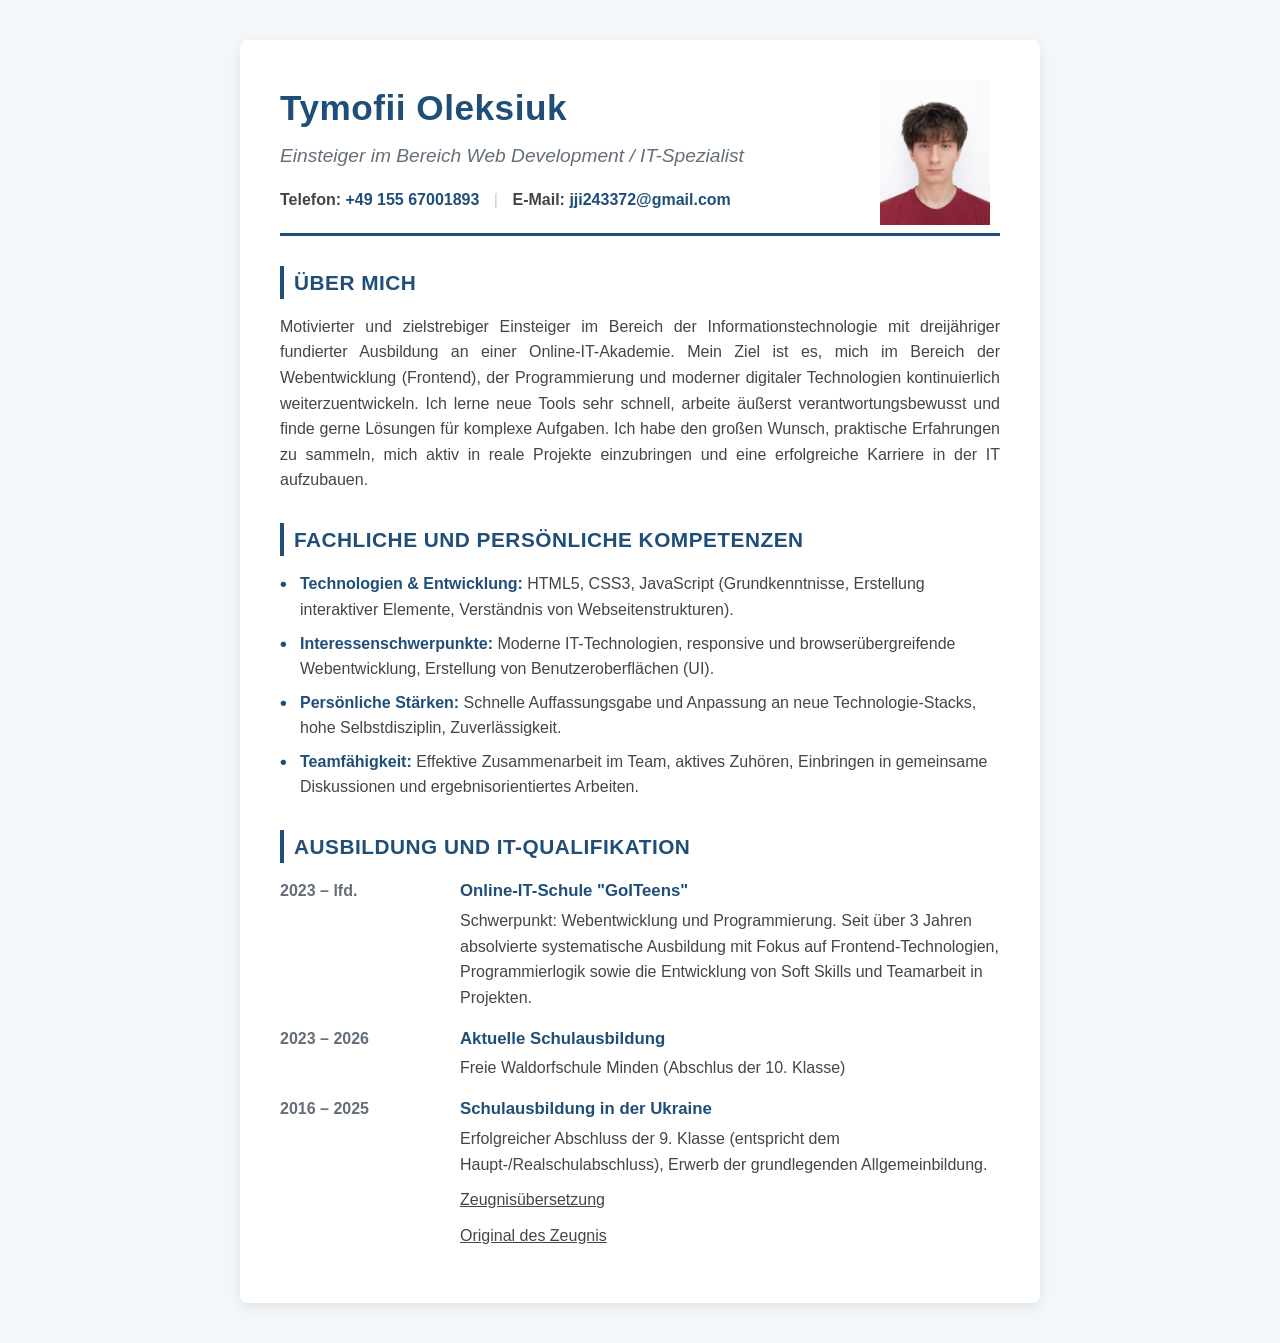
<file: index.html>
<!DOCTYPE html>
<html lang="de">

<head>
    <meta charset="UTF-8">
    <meta name="viewport" content="width=device-width, initial-scale=1.0">
    <title>Lebenslauf — Tymofii Oleksiuk</title>
    <link rel="stylesheet" href="style.css">
</head>

<body>

    <div class="resume-container">
        <header class="header">
            <h1 class="name">Tymofii Oleksiuk</h1>
            <div class="subtitle">Einsteiger im Bereich Web Development / IT-Spezialist</div>
            <div class="contacts">
                <span><strong>Telefon:</strong> <a href="tel:+4915567001893">+49 155 67001893</a></span>
                <span class="separator">|</span>
                <span><strong>E-Mail:</strong> <a href="mailto:jji243372@gmail.com">jji243372@gmail.com</a></span>
            </div>
            <img id="tymofii" src="./img/image1copy.png" alt="person">
        </header>

        <section class="about-me">
            <h2 class="about-title">Über mich</h2>
            <p class="about-text">
                Motivierter und zielstrebiger Einsteiger im Bereich der Informationstechnologie mit dreijähriger
                fundierter
                Ausbildung an einer Online-IT-Akademie. Mein Ziel ist es, mich im Bereich der Webentwicklung (Frontend),
                der Programmierung und moderner digitaler Technologien kontinuierlich weiterzuentwickeln. Ich lerne neue
                Tools
                sehr schnell, arbeite äußerst verantwortungsbewusst und finde gerne Lösungen für komplexe Aufgaben. Ich
                habe den großen
                Wunsch, praktische Erfahrungen zu sammeln, mich aktiv in reale Projekte einzubringen und eine
                erfolgreiche Karriere in der IT aufzubauen.
            </p>
        </section>

        <section class="skills">
            <h2 class="skills-title">Fachliche und persönliche Kompetenzen</h2>
            <ul>
                <li><strong>Technologien & Entwicklung:</strong> HTML5, CSS3, JavaScript (Grundkenntnisse, Erstellung
                    interaktiver Elemente, Verständnis von Webseitenstrukturen).</li>
                <li><strong>Interessenschwerpunkte:</strong> Moderne IT-Technologien, responsive und
                    browserübergreifende Webentwicklung, Erstellung von Benutzeroberflächen (UI).</li>
                <li><strong>Persönliche Stärken:</strong> Schnelle Auffassungsgabe und Anpassung an neue
                    Technologie-Stacks, hohe Selbstdisziplin, Zuverlässigkeit.</li>
                <li><strong>Teamfähigkeit:</strong> Effektive Zusammenarbeit im Team, aktives Zuhören, Einbringen in
                    gemeinsame Diskussionen und ergebnisorientiertes Arbeiten.</li>
            </ul>
        </section>

        <section class="schools">
            <h2 class="schools-title">Ausbildung und IT-Qualifikation</h2>

            <div class="edu-item">
                <div class="edu-years">2023 – lfd.</div>
                <div class="edu-info">
                    <div class="edu-title">Online-IT-Schule "GoITeens"</div>
                    <p class="edu-details">Schwerpunkt: Webentwicklung und Programmierung. Seit über 3 Jahren
                        absolvierte systematische Ausbildung mit Fokus auf Frontend-Technologien, Programmierlogik sowie
                        die Entwicklung von Soft Skills und Teamarbeit in Projekten.</p>
                </div>
            </div>

            <div class="edu-item">
                <div class="edu-years">2023 – 2026</div>
                <div class="edu-info">
                    <div class="edu-title">Aktuelle Schulausbildung</div>
                    <p class="edu-details">Freie Waldorfschule Minden (Abschlus der 10. Klasse)</p>
                </div>
            </div>

            <div class="edu-item">
                <div class="edu-years">2016 – 2025</div>
                <div class="edu-info">
                    <div class="edu-title">Schulausbildung in der Ukraine</div>
                    <p class="edu-details">Erfolgreicher Abschluss der 9. Klasse (entspricht dem
                        Haupt-/Realschulabschluss), Erwerb der grundlegenden Allgemeinbildung.</p>

                    <a class="zeugnis" href="./img/image-translate.png">Zeugnisübersetzung</a>
                    <a class="zeugnis" href="./img/image.png">Original des Zeugnis</a>
                </div>
            </div>
        </section>

    </div>

</body>

</html>
</file>
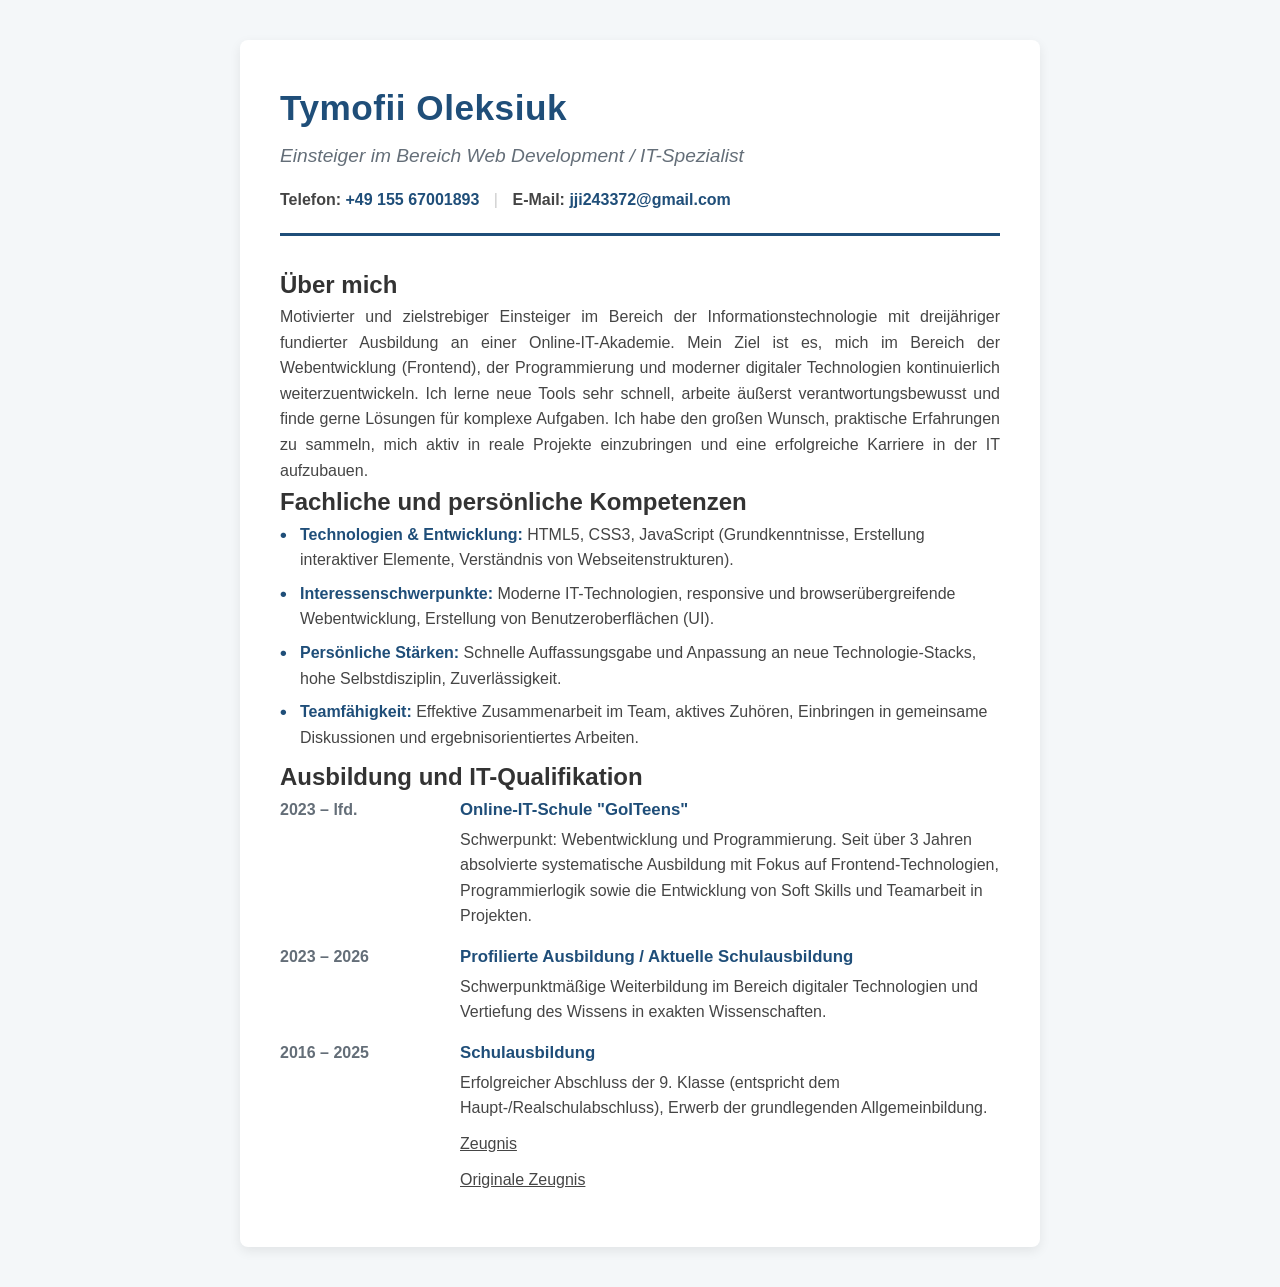
<file: indes.html>
<!DOCTYPE html>
<html lang="de">

<head>
    <meta charset="UTF-8">
    <meta name="viewport" content="width=device-width, initial-scale=1.0">
    <title>Lebenslauf — Tymofii Oleksiuk</title>
    <!-- Verknüpfung mit der externen CSS-Datei -->
    <link rel="stylesheet" href="style.css">
</head>

<body>

    <div class="resume-container">
        <div class="header">
            <h1 class="name">Tymofii Oleksiuk</h1>
            <div class="subtitle">Einsteiger im Bereich Web Development / IT-Spezialist</div>
            <div class="contacts">
                <span><strong>Telefon:</strong> <a href="tel:+4915567001893">+49 155 67001893</a></span>
                <span class="separator">|</span>
                <span><strong>E-Mail:</strong> <a href="mailto:jji243372@gmail.com">jji243372@gmail.com</a></span>
            </div>
        </div>

        <div class="section">
            <h2 class="section-title">Über mich</h2>
            <p class="about-text">
                Motivierter und zielstrebiger Einsteiger im Bereich der Informationstechnologie mit dreijähriger
                fundierter
                Ausbildung an einer Online-IT-Akademie. Mein Ziel ist es, mich im Bereich der Webentwicklung (Frontend),
                der Programmierung und moderner digitaler Technologien kontinuierlich weiterzuentwickeln. Ich lerne neue
                Tools
                sehr schnell, arbeite äußerst verantwortungsbewusst und finde gerne Lösungen für komplexe Aufgaben. Ich
                habe den großen
                Wunsch, praktische Erfahrungen zu sammeln, mich aktiv in reale Projekte einzubringen und eine
                erfolgreiche Karriere in der IT aufzubauen.
            </p>
        </div>

        <div class="section">
            <h2 class="section-title">Fachliche und persönliche Kompetenzen</h2>
            <ul>
                <li><strong>Technologien & Entwicklung:</strong> HTML5, CSS3, JavaScript (Grundkenntnisse, Erstellung
                    interaktiver Elemente, Verständnis von Webseitenstrukturen).</li>
                <li><strong>Interessenschwerpunkte:</strong> Moderne IT-Technologien, responsive und
                    browserübergreifende Webentwicklung, Erstellung von Benutzeroberflächen (UI).</li>
                <li><strong>Persönliche Stärken:</strong> Schnelle Auffassungsgabe und Anpassung an neue
                    Technologie-Stacks, hohe Selbstdisziplin, Zuverlässigkeit.</li>
                <li><strong>Teamfähigkeit:</strong> Effektive Zusammenarbeit im Team, aktives Zuhören, Einbringen in
                    gemeinsame Diskussionen und ergebnisorientiertes Arbeiten.</li>
            </ul>
        </div>

        <div class="section">
            <h2 class="section-title">Ausbildung und IT-Qualifikation</h2>

            <div class="edu-item">
                <div class="edu-years">2023 – lfd.</div>
                <div class="edu-info">
                    <div class="edu-title">Online-IT-Schule "GoITeens"</div>
                    <p class="edu-details">Schwerpunkt: Webentwicklung und Programmierung. Seit über 3 Jahren
                        absolvierte systematische Ausbildung mit Fokus auf Frontend-Technologien, Programmierlogik sowie
                        die Entwicklung von Soft Skills und Teamarbeit in Projekten.</p>
                </div>
            </div>

            <div class="edu-item">
                <div class="edu-years">2023 – 2026</div>
                <div class="edu-info">
                    <div class="edu-title">Profilierte Ausbildung / Aktuelle Schulausbildung</div>
                    <p class="edu-details">Schwerpunktmäßige Weiterbildung im Bereich digitaler Technologien und
                        Vertiefung des Wissens in exakten Wissenschaften.</p>
                </div>
            </div>

            <div class="edu-item">
                <div class="edu-years">2016 – 2025</div>
                <div class="edu-info">
                    <div class="edu-title">Schulausbildung</div>
                    <p class="edu-details">Erfolgreicher Abschluss der 9. Klasse (entspricht dem
                        Haupt-/Realschulabschluss), Erwerb der grundlegenden Allgemeinbildung.</p>

                    <a class="zeugnis" href="./img/image-translate.png">Zeugnis</a>
                    <a class="zeugnis" href="./img/image.png">Originale Zeugnis</a>
                </div>
            </div>
        </div>

    </div>

</body>

</html>
</file>
<file: style.css>
/* Обнуление стилей и базовые налаштування */
* {
  box-sizing: border-box;
  margin: 0;
  padding: 0;
}

body {
  font-family: "Segoe UI", Tahoma, Geneva, Verdana, sans-serif;
  line-height: 1.6;
  color: #333333;
  background-color: #f4f7f9;
  padding: 40px 20px;
}

.resume-container {
  max-width: 800px;
  margin: 0 auto;
  background-color: #ffffff;
  padding: 40px;
  box-shadow: 0 4px 12px rgba(0, 0, 0, 0.08);
  border-radius: 8px;
}

.header {
  position: relative;
  margin-bottom: 30px;
  padding-bottom: 20px;
  border-bottom: 3px solid #1f4e79;
}

#tymofii {
  top: 0;
  left: 600px;
  position: absolute;
  width: 110px;
  height: 145px;
}

@media (max-width: 600px) {
  #tymofii {
    position: relative;
    left: 0;
    width: 110px;
    height: 145px;
  }
}

.name {
  font-size: 2.2rem;
  font-weight: 700;
  color: #1f4e79;
  margin-bottom: 5px;
  letter-spacing: 0.5px;
}

.subtitle {
  font-size: 1.2rem;
  color: #646e78;
  font-style: italic;
  margin-bottom: 15px;
}

.contacts {
  font-size: 1rem;
  color: #444444;
}

.contacts a {
  color: #1f4e79;
  text-decoration: none;
  font-weight: 600;
  transition: color 0.2s ease;
}

.contacts a:hover {
  text-decoration: underline;
  color: #163857;
}

.separator {
  margin: 0 10px;
  color: #ccc;
}

.about-me {
  margin-bottom: 30px;
}

.about-title {
  font-size: 1.3rem;
  font-weight: 700;
  color: #1f4e79;
  margin-bottom: 15px;
  text-transform: uppercase;
  letter-spacing: 0.5px;
  border-left: 4px solid #1f4e79;
  padding-left: 10px;
}

.about-text {
  text-align: justify;
  color: #454545;
}

.skills {
  margin-bottom: 30px;
}

.skills-title {
  font-size: 1.3rem;
  font-weight: 700;
  color: #1f4e79;
  margin-bottom: 15px;
  text-transform: uppercase;
  letter-spacing: 0.5px;
  border-left: 4px solid #1f4e79;
  padding-left: 10px;
}

.schools-title {
  font-size: 1.3rem;
  font-weight: 700;
  color: #1f4e79;
  margin-bottom: 15px;
  text-transform: uppercase;
  letter-spacing: 0.5px;
  border-left: 4px solid #1f4e79;
  padding-left: 10px;
}

ul {
  list-style-type: none;
}

li {
  position: relative;
  padding-left: 20px;
  margin-bottom: 8px;
  color: #454545;
}

li::before {
  content: "•";
  position: absolute;
  left: 0;
  color: #1f4e79;
  font-weight: bold;
  font-size: 1.2rem;
  top: -2px;
}

li strong {
  color: #1f4e79;
}

.edu-item {
  display: flex;
  margin-bottom: 15px;
}

.edu-years {
  width: 25%;
  font-weight: 700;
  color: #646e78;
  padding-right: 15px;
}

.edu-info {
  width: 75%;
}

.edu-title {
  font-weight: 700;
  color: #1f4e79;
  margin-bottom: 3px;
  font-size: 1.05rem;
}

.edu-details {
  color: #454545;
}

.zeugnis {
  display: block;
  margin-top: 10px;
  color: #454545;
}
</file>
